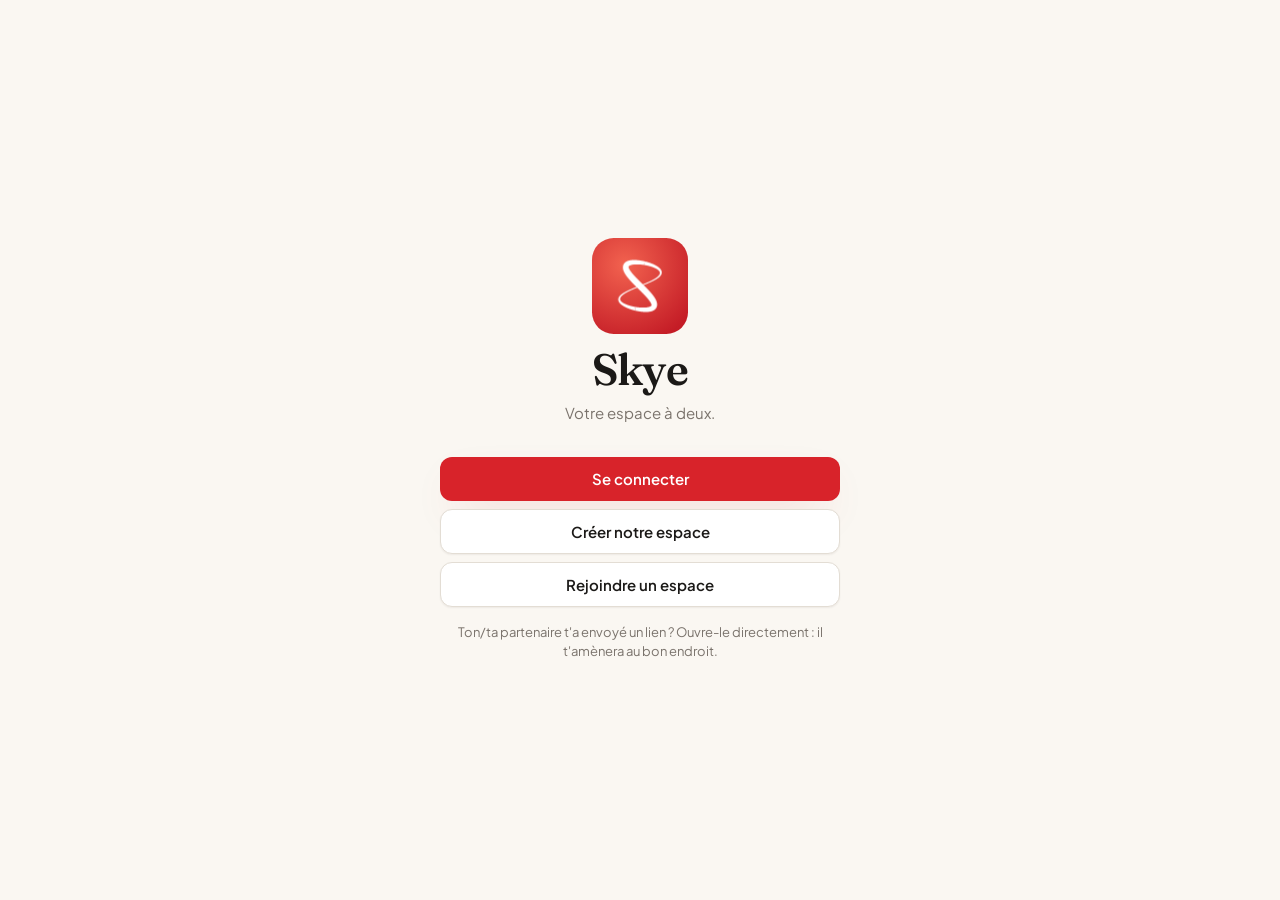
<file: index.html>
<!DOCTYPE html>
<html lang="fr">
<head>
<meta charset="UTF-8">
<meta name="viewport" content="width=device-width, initial-scale=1.0, viewport-fit=cover, maximum-scale=1">
<title>Skye</title>

<!-- La barre système suit le thème de l'appareil, comme le reste de l'interface. -->
<meta name="theme-color" content="#FAF7F2" media="(prefers-color-scheme: light)">
<meta name="theme-color" content="#141210" media="(prefers-color-scheme: dark)">
<meta name="apple-mobile-web-app-capable" content="yes">
<meta name="apple-mobile-web-app-status-bar-style" content="default">
<meta name="apple-mobile-web-app-title" content="Skye">
<link rel="manifest" href="manifest.json">
<link rel="apple-touch-icon" href="brand/png/skye-icon-180.png">
<link rel="icon" type="image/png" sizes="32x32" href="brand/png/skye-favicon-32.png">
<link rel="icon" type="image/png" sizes="16x16" href="brand/png/skye-favicon-16.png">

<link rel="preconnect" href="https://fonts.googleapis.com">
<link rel="preconnect" href="https://fonts.gstatic.com" crossorigin>
<!-- Fraunces pour le seul logotype « Skye », Plus Jakarta Sans pour tout le reste. -->
<link href="https://fonts.googleapis.com/css2?family=Fraunces:opsz,wght@9..144,600&family=Plus+Jakarta+Sans:wght@400;500;600;700&display=swap" rel="stylesheet">
<link rel="stylesheet" href="css/tokens.css">
<link rel="stylesheet" href="css/styles.css">
</head>
<body>

<!-- ══════════════════ Écran de démarrage / onboarding ══════════════════ -->
<section id="ecran-accueil" class="ecran ecran-plein">
  <div class="bienvenue">
    <!-- L'animation de lancement du kit de marque, posée telle quelle : elle
         embarque son propre CSS et respecte prefers-reduced-motion.
         En <object> et non en <img> : Chrome n'exécute pas les animations CSS
         d'un SVG chargé en image, et la marque resterait invisible — son fond
         démarre à opacity:0 et n'est révélé que par l'animation. Le PNG à
         l'intérieur sert de repli si l'objet ne se charge pas. -->
    <object class="bienvenue-logo" type="image/svg+xml"
            data="brand/skye-mark-animated.svg" aria-hidden="true">
      <img src="brand/png/skye-icon-192.png" alt="">
    </object>
    <h1 class="marque logotype">Skye</h1>
    <p class="baseline">Votre espace à deux.</p>

    <!-- Choix initial -->
    <div id="accueil-choix" class="bloc-accueil">
      <button class="btn btn-primaire" data-action="ouvrir-connexion">Se connecter</button>
      <button class="btn btn-secondaire" data-action="ouvrir-creation">Créer notre espace</button>
      <button class="btn btn-secondaire" data-action="ouvrir-code">Rejoindre un espace</button>
      <p class="aide">Ton/ta partenaire t'a envoyé un lien&nbsp;? Ouvre-le directement&nbsp;: il t'amènera au bon endroit.</p>
    </div>

    <!-- Connexion -->
    <form id="accueil-connexion" class="bloc-accueil masque">
      <label class="champ">
        <span>Email</span>
        <input type="email" name="email" autocomplete="username" inputmode="email"
               autocapitalize="none" autocorrect="off" spellcheck="false" required>
      </label>
      <label class="champ">
        <span>Mot de passe</span>
        <input type="password" name="motdepasse" autocomplete="current-password" required>
      </label>
      <button type="submit" class="btn btn-primaire">Se connecter</button>
      <button type="button" class="btn btn-lien" data-action="ouvrir-oubli">Mot de passe oublié&nbsp;?</button>
      <button type="button" class="btn btn-fantome" data-action="retour-accueil">Retour</button>
    </form>

    <!-- Mot de passe oublié -->
    <form id="accueil-oubli" class="bloc-accueil masque">
      <p class="aide">On t'envoie un lien pour choisir un nouveau mot de passe. Chacun reçoit le sien&nbsp;: pas besoin de connaître l'adresse de l'autre.</p>
      <label class="champ">
        <span>Ton email</span>
        <input type="email" name="email" autocomplete="username" inputmode="email"
               autocapitalize="none" autocorrect="off" spellcheck="false" required>
      </label>
      <button type="submit" class="btn btn-primaire">Envoyer le lien</button>
      <button type="button" class="btn btn-fantome" data-action="ouvrir-connexion">Retour</button>
    </form>

    <!-- Nouveau mot de passe, après clic sur le lien reçu par email -->
    <form id="accueil-nouveau-mdp" class="bloc-accueil masque">
      <p class="aide">Choisis ton nouveau mot de passe.</p>
      <label class="champ">
        <span>Nouveau mot de passe</span>
        <input type="password" name="motdepasse" autocomplete="new-password" minlength="6" required>
      </label>
      <button type="submit" class="btn btn-primaire">Enregistrer</button>
    </form>

    <!-- Rejoindre avec un code (indispensable dans l'app installée : pas de barre d'adresse) -->
    <form id="accueil-code" class="bloc-accueil masque" autocomplete="off">
      <label class="champ">
        <span>Code de l'espace</span>
        <input type="text" name="code" placeholder="ex : 37azm8f389uerckxyogmpk"
               autocapitalize="none" autocorrect="off" spellcheck="false" required>
      </label>
      <p class="aide">Le code se trouve dans l'app, sur l'autre téléphone&nbsp;: icône ⚙ en haut à droite. Tu peux aussi coller le lien d'invitation entier.</p>
      <button type="submit" class="btn btn-primaire">Continuer</button>
      <button type="button" class="btn btn-fantome" data-action="retour-accueil">Retour</button>
    </form>

    <!-- Création du compte + de l'espace, en une fois -->
    <form id="accueil-creation" class="bloc-accueil masque">
      <p class="bloc-titre">Ton compte</p>
      <label class="champ">
        <span>Ton pseudo</span>
        <input type="text" name="pseudo" placeholder="ex : Camille" required maxlength="20"
               autocomplete="nickname">
      </label>
      <div class="champs-compte">
        <label class="champ">
          <span>Ton email</span>
          <input type="email" name="email" autocomplete="username" inputmode="email"
                 autocapitalize="none" autocorrect="off" spellcheck="false" required>
        </label>
        <label class="champ">
          <span>Mot de passe</span>
          <input type="password" name="motdepasse" autocomplete="new-password" minlength="6" required>
        </label>
      </div>
      <label class="champ">
        <span>Ta date de naissance <em>(facultatif)</em></span>
        <input type="date" name="date_naissance">
      </label>

      <p class="bloc-titre">Votre espace</p>
      <label class="champ">
        <span>Nom de votre espace</span>
        <input type="text" name="nom" placeholder="Famille Dupont" required maxlength="40">
      </label>
      <label class="champ">
        <span>Date de mariage ou de PACS <em>(facultatif)</em></span>
        <input type="date" name="date_mariage">
      </label>

      <button type="submit" class="btn btn-primaire">Créer l'espace</button>
      <button type="button" class="btn btn-fantome" data-action="retour-accueil">Retour</button>
    </form>

    <!-- Rejoindre : identité puis création du compte -->
    <form id="accueil-rejoindre" class="bloc-accueil masque">
      <p class="rejoindre-titre">Rejoindre l'espace<br><strong id="rejoindre-nom"></strong></p>

      <!-- N'apparaît que s'il reste des membres créés avec la v1, sans compte. -->
      <div id="rejoindre-reprise" class="masque">
        <p class="aide">Qui es-tu&nbsp;?</p>
        <div id="rejoindre-membres" class="choix-membres"></div>
      </div>

      <p class="bloc-titre">Ton compte</p>
      <label class="champ">
        <span>Ton pseudo</span>
        <input type="text" name="pseudo" placeholder="ex : Alex" required maxlength="20"
               autocomplete="nickname">
      </label>
      <div class="champs-compte">
        <label class="champ">
          <span>Ton email</span>
          <input type="email" name="email" autocomplete="username" inputmode="email"
                 autocapitalize="none" autocorrect="off" spellcheck="false" required>
        </label>
        <label class="champ">
          <span>Mot de passe</span>
          <input type="password" name="motdepasse" autocomplete="new-password" minlength="6" required>
        </label>
      </div>
      <label class="champ">
        <span>Ta date de naissance <em>(facultatif)</em></span>
        <input type="date" name="date_naissance">
      </label>

      <button type="submit" class="btn btn-primaire">Rejoindre l'espace</button>
      <button type="button" class="btn btn-fantome" data-action="retour-accueil">Retour</button>
    </form>

    <!-- Compte créé, mais pas encore rattaché à un espace -->
    <div id="accueil-sans-espace" class="bloc-accueil masque">
      <p class="aide">Te voilà connecté·e, mais ton compte n'est rattaché à aucun espace.</p>
      <button class="btn btn-primaire" data-action="ouvrir-creation">Créer notre espace</button>
      <button class="btn btn-secondaire" data-action="ouvrir-code">Rejoindre un espace</button>
      <button type="button" class="btn btn-fantome" data-action="deconnexion">Se déconnecter</button>
    </div>
  </div>
</section>

<!-- ══════════════════ Application ══════════════════ -->
<div id="app" class="masque">

  <header class="topbar">
    <div class="brand">
      <!-- Sous 48 px, la charte impose la variante favicon : son délié est
           épaissi pour survivre à la réduction. -->
      <img src="brand/skye-icone-favicon.svg" alt="">
      <span class="logotype">Skye</span>
      <button class="btn-reglages" data-action="ouvrir-reglages" aria-label="Réglages">⚙</button>
    </div>
    <!-- Masquée sur l'accueil : la flèche n'a alors nulle part où revenir. -->
    <div class="ligne-titre masque" id="ligne-titre">
      <button class="btn-retour" data-action="retour-modules" aria-label="Retour à l'accueil">←</button>
      <div class="titre" id="titre-module"></div>
    </div>
  </header>

  <!-- ─────────── Accueil ─────────── -->
  <main id="vue-accueil" class="vue">
    <div class="contenu-accueil">
      <div id="bandeau-moment"></div>
      <div id="grille-modules" class="grille-modules"></div>
    </div>
  </main>

  <!-- ─────────── Module « To do » ─────────── -->
  <main id="vue-taches" class="vue masque">
    <div class="segmented" role="tablist">
      <button class="on" data-onglet-taches="actives" role="tab">À faire / En cours</button>
      <button data-onglet-taches="historique" role="tab">Historique</button>
    </div>

    <div class="filtres groupement">
      <span class="filtres-libelle">Regrouper par</span>
      <button class="puce on" data-groupement="personne">Personne</button>
      <button class="puce" data-groupement="categorie">Catégorie</button>
      <button class="puce" data-groupement="priorite">Priorité</button>
    </div>

    <div id="filtres-historique" class="filtres masque">
      <button class="puce on" data-filtre-histo="tout">Tout</button>
      <button class="puce" data-filtre-histo="fait">Fait</button>
      <button class="puce" data-filtre-histo="sans_objet">Devenu sans objet</button>
    </div>

    <div id="colonnes-taches" class="colonnes"></div>
    <button class="fab" data-action="nouvelle-tache" aria-label="Nouvelle tâche">+</button>
  </main>

  <!-- ─────────── Module « Courses » ─────────── -->
  <main id="vue-courses" class="vue masque">
    <div id="onglets-listes" class="filtres listes-onglets"></div>
    <!-- Grille des quatre magasins, page d'un magasin ou liste ponctuelle :
         `data-vue` dit lequel des trois, et la feuille de style suit. -->
    <div id="contenu-courses" class="contenu-courses" data-vue="grille"></div>
  </main>

  <!-- ─────────── Module « Tricount » ─────────── -->
  <main id="vue-tricount" class="vue masque">
    <div id="contenu-tricount" class="contenu-tricount"></div>
    <button class="fab" data-action="nouvelle-depense" aria-label="Nouvelle dépense">+</button>
  </main>

  <!-- ─────────── Module « Anniversaires » ─────────── -->
  <main id="vue-anniversaires" class="vue masque">
    <div id="onglets-anniversaires" class="filtres"></div>
    <div id="contenu-anniversaires" class="contenu-anniversaires"></div>
    <button class="fab" data-action="nouvel-anniversaire" aria-label="Nouvel anniversaire">+</button>
  </main>

  <!-- ─────────── Module « Guide des tailles » ─────────── -->
  <main id="vue-tailles" class="vue masque">
    <!-- Un onglet par personne, construit au rendu : les pseudos viennent de
         la base. Le « + » n'apparaît que sur son propre onglet. -->
    <div id="onglets-tailles" class="segmented" role="tablist"></div>
    <div id="contenu-tailles" class="contenu-anniversaires"></div>
    <button class="fab" data-action="nouvelle-taille" aria-label="Nouvelle taille">+</button>
  </main>

  <!-- ─────────── Module « Home team » ─────────── -->
  <main id="vue-personnel" class="vue masque">
    <!-- Masqués sur la liste des personnes : les onglets appartiennent à la
         page d'une personne, pas au module. -->
    <div id="onglets-personnel" class="filtres masque"></div>
    <!-- `data-vue` dit lequel des trois écrans est à l'affiche : la liste des
         personnes, le calendrier d'une semaine, ou la synthèse des mois. -->
    <div id="contenu-personnel" class="contenu-personnel" data-vue="liste"></div>
  </main>

</div>

<!-- ══════════════════ Feuille modale ══════════════════ -->
<div id="voile" class="voile masque">
  <div id="feuille" class="feuille" role="dialog" aria-modal="true"></div>
</div>

<div id="toast" class="toast"></div>

<script type="module" src="js/app.js"></script>
</body>
</html>
</file>
<file: css/tokens.css>
:root {
  /* Marque */
  --skye-red: #D8232A;
  --skye-red-deep: #C41C26;
  --skye-coral: #F2624F;
  --skye-red-soft: #FBE7E4;
  --skye-halo: radial-gradient(circle at 34% 28%, #F2624F 0%, #C41C26 100%);

  /* Neutres */
  --ink: #1B1917;
  --ink-2: #4A443E;
  --ink-3: #7A736C;
  --ink-4: #A79E95;
  --line: #E3DDD4;
  --line-2: #EFEAE2;
  --surface: #FFFFFF;
  --surface-2: #FAF7F2;
  --surface-3: #F3EEE6;

  /* Sémantiques */
  --success: #3F8F5B;
  --success-soft: #E7F2EA;
  --warning: #B87A12;
  --warning-soft: #FBF0DC;
  --danger: #B3261E;
  --danger-soft: #FBE7E4;
  --info: #3B6FA8;
  --info-soft: #E6EEF7;

  /* Typographie */
  --font-display: 'Fraunces', Georgia, 'Times New Roman', serif;
  --font-ui: 'Plus Jakarta Sans', ui-sans-serif, system-ui, sans-serif;
  --text-display: 600 44px/1.05 var(--font-display);
  --tracking-display: -0.02em;
  --text-h1: 700 28px/1.2 var(--font-ui);
  --tracking-h1: -0.02em;
  --text-h2: 700 22px/1.25 var(--font-ui);
  --tracking-h2: -0.015em;
  --text-h3: 600 18px/1.3 var(--font-ui);
  --tracking-h3: -0.01em;
  --text-body-lg: 400 16px/1.6 var(--font-ui);
  --tracking-body-lg: 0;
  --text-body: 400 15px/1.6 var(--font-ui);
  --tracking-body: 0;
  --text-sm: 400 13px/1.5 var(--font-ui);
  --tracking-sm: 0;
  --text-caption: 400 12px/1.45 var(--font-ui);
  --tracking-caption: 0.005em;
  --text-overline: 700 11px/1.2 var(--font-ui);
  --tracking-overline: 0.09em;

  /* Espacement — base 4 */
  --space-1: 4px;
  --space-2: 8px;
  --space-3: 12px;
  --space-4: 16px;
  --space-5: 20px;
  --space-6: 24px;
  --space-8: 32px;
  --space-10: 40px;
  --space-14: 56px;
  --space-18: 72px;
  --space-24: 96px;

  /* Rayons */
  --radius-sm: 8px;
  --radius-md: 12px;
  --radius-lg: 16px;
  --radius-xl: 24px;
  --radius-pill: 999px;
  --radius-icon: 22.6%;

  /* Ombres */
  --shadow-sm: 0 1px 2px rgba(27,25,23,.06);
  --shadow-md: 0 4px 14px -4px rgba(27,25,23,.10);
  --shadow-lg: 0 18px 44px -18px rgba(196,28,38,.42);

  /* Mouvement */
  --dur-fast: 120ms;
  --dur: 200ms;
  --dur-slow: 320ms;
  --ease: cubic-bezier(.22,.61,.36,1);
  --ease-draw: cubic-bezier(.55,.06,.30,1);
}

@media (prefers-color-scheme: dark) {
  :root {
    --ink: #F2EEE8;
    --ink-2: #C7C0B7;
    --ink-3: #9C948B;
    --ink-4: #6E6862;
    --line: #332F2B;
    --line-2: #282420;
    --surface: #1E1B18;
    --surface-2: #141210;
    --surface-3: #2A2622;
    --skye-red: #E8342C;
    --skye-red-deep: #D8232A;
    --skye-coral: #F58063;
    --skye-red-soft: #3A1E1E;
    --shadow-lg: 0 18px 44px -18px rgba(232,52,44,.34);
  }
}
</file>
<file: css/styles.css>
/* ══════════════════════════════════════════════════════════════════════════
   Skye — feuille de style de l'application

   Tout vient de `css/tokens.css`, chargé avant celle-ci. Aucune couleur,
   taille, rayon ou durée n'est écrite en dur ici : les seules valeurs brutes
   admises sont des géométries d'interface (hauteurs de barres, largeurs de
   colonnes) qui ne relèvent pas de la charte, et elles sont déclarées en
   variables ci-dessous.

   Le thème sombre n'a pas de sélecteurs propres : il découle entièrement des
   variables redéfinies par `tokens.css` sous `prefers-color-scheme`. Toute
   règle écrite ici doit donc marcher dans les deux thèmes sans être dupliquée.
   ══════════════════════════════════════════════════════════════════════════ */

:root{
  /* Géométrie propre à l'app, hors charte de marque. */
  --h-controle:44px;          /* hauteur de bouton fixée par la charte */
  --largeur-colonne:290px;
  --safe-bas:env(safe-area-inset-bottom, 0px);
  --safe-haut:env(safe-area-inset-top, 0px);

  /* Palette des catégories de tâches. La charte impose « fond tendre, texte
     saturé, jamais de fond saturé pour une étiquette » : chaque catégorie a
     donc un couple, et non une couleur unique. Les teintes sont espacées en
     nuance pour rester distinguables, et désaturées pour ne jamais concurrencer
     le rouge de marque, qui reste la seule couleur d'action.

     Chaque couple tient au moins 4,6:1, mesuré. L'étiquette fait 11 px : elle
     ne relève pas du seuil assoupli réservé au grand texte, et six teintes
     choisies à l'œil échouaient effectivement au premier jet. Toute retouche
     de ces valeurs doit être revérifiée, pas estimée. */
  --cat-admin:#5A6675;        --cat-admin-soft:#EAEDF1;
  --cat-maison:#35784C;       --cat-maison-soft:#E7F2EA;
  --cat-famille:#3A6DA4;      --cat-famille-soft:#E6EEF7;
  --cat-amis:#9D5733;         --cat-amis-soft:#F7EAE2;
  --cat-cadeaux:#865891;      --cat-cadeaux-soft:#F1E9F4;
  --cat-vacances:#287573;     --cat-vacances-soft:#E1F0EF;
  --cat-sport:#866714;        --cat-sport-soft:#F5EEDC;
  --cat-loisirs:#685DA7;      --cat-loisirs-soft:#EBE9F6;
  --cat-sante:#B3261E;        --cat-sante-soft:#FBE7E4;

  /* Priorités. La haute emprunte au danger plutôt qu'au rouge de marque :
     c'est une information, pas une action. */
  --prio-haute:#B3261E;
  --prio-moyenne:#B87A12;
  --prio-basse:#7A736C;

  /* Texte posé sur le rouge de marque. Constant dans les deux thèmes : le
     rouge, lui, ne s'inverse pas, donc son premier plan non plus. */
  --sur-marque:#FFFFFF;

  /* Voile de la feuille modale. Il ne peut pas dériver de `--ink`, qui
     s'éclaircit en thème sombre : un voile doit assombrir dans les deux cas. */
  --voile:rgba(27,25,23,.5);
}

@media (prefers-color-scheme: dark){
  :root{
    /* En sombre, les fonds tendres deviennent des teintes profondes et les
       textes s'éclaircissent : c'est le rapport qui est conservé, pas la
       couleur. Sans ça, un fond clair sur une carte sombre brûle l'écran. */
    --cat-admin:#A8B6C6;        --cat-admin-soft:#242A31;
    --cat-maison:#7FC195;       --cat-maison-soft:#1D2A22;
    --cat-famille:#8FB6E0;      --cat-famille-soft:#1C2530;
    --cat-amis:#DFA07A;         --cat-amis-soft:#2E231C;
    --cat-cadeaux:#C7A0D0;      --cat-cadeaux-soft:#2A1F2D;
    --cat-vacances:#7CC5C2;     --cat-vacances-soft:#182A29;
    --cat-sport:#D6B45E;        --cat-sport-soft:#2B2517;
    --cat-loisirs:#A79EDC;      --cat-loisirs-soft:#232030;
    --cat-sante:#E88A82;        --cat-sante-soft:#331E1E;

    --prio-haute:#E88A82;
    --prio-moyenne:#D6B45E;
    --prio-basse:#9C948B;

    /* Sur fond déjà sombre, le voile doit mordre davantage pour que la feuille
       se détache du reste. */
    --voile:rgba(0,0,0,.62);
  }
}

*{box-sizing:border-box;-webkit-tap-highlight-color:transparent;}

html,body{height:100%;}

body{
  margin:0;
  font:var(--text-body);
  letter-spacing:var(--tracking-body);
  color:var(--ink);
  background:var(--surface-2);
  overscroll-behavior-y:none;
  -webkit-font-smoothing:antialiased;
}

button{font-family:var(--font-ui);color:inherit;cursor:pointer;}
/* 16px minimum sur les champs : en dessous, iOS zoome à la mise au point. */
input,select,textarea{font-family:var(--font-ui);font-size:16px;color:inherit;}

.masque{display:none !important;}

/* Le logotype, et lui seul, est en Fraunces. */
.logotype{
  font-family:var(--font-display);font-weight:600;
  letter-spacing:var(--tracking-display);
}

/* ══════════════════ Boutons ══════════════════ */
/* Hauteur 44, rayon moyen, graisse 600. Un seul bouton rouge par écran :
   c'est `.btn-primaire`, tout le reste s'efface devant lui. */

.btn{
  display:flex;align-items:center;justify-content:center;gap:var(--space-2);
  width:100%;min-height:var(--h-controle);
  border:none;border-radius:var(--radius-md);
  padding:var(--space-3) var(--space-4);
  font-family:var(--font-ui);font-size:15px;font-weight:600;
  transition:transform var(--dur-fast) var(--ease), opacity var(--dur-fast) var(--ease);
}
.btn:active{transform:scale(.98);}
.btn[disabled]{opacity:.5;pointer-events:none;}

.btn-primaire{background:var(--skye-red);color:var(--sur-marque);box-shadow:var(--shadow-lg);}
.btn-secondaire{
  background:var(--surface);color:var(--ink);
  box-shadow:var(--shadow-sm);border:1px solid var(--line);
}
.btn-fantome{background:transparent;color:var(--ink-3);box-shadow:none;}
/* Destructif : jamais le rouge de marque, et jamais la couleur seule — la
   charte impose l'icône en plus du libellé. */
.btn-destructif{background:transparent;color:var(--danger);box-shadow:none;}
.btn-destructif::before{content:"⚠";font-size:14px;}

.btn-lien{
  background:transparent;color:var(--ink-3);box-shadow:none;min-height:0;
  font-size:13px;font-weight:600;text-decoration:underline;padding:var(--space-2);
}

/* ══════════════════ Champs ══════════════════ */
/* Fond creux au repos, surface pleine et anneau rouge au focus. */

.champ{display:block;margin-bottom:var(--space-4);text-align:left;}
.champ > span{
  display:block;font:var(--text-caption);font-weight:600;color:var(--ink-3);
  letter-spacing:var(--tracking-caption);
  margin:0 0 var(--space-2) var(--space-1);
}
.champ em{font-style:normal;color:var(--ink-4);}
.champ input,.champ select,.champ textarea{
  width:100%;min-height:var(--h-controle);
  border:1px solid var(--line);border-radius:var(--radius-md);
  padding:var(--space-3) var(--space-4);
  background:var(--surface-3);outline:none;
  transition:background var(--dur-fast) var(--ease), box-shadow var(--dur-fast) var(--ease);
}
.champ input:focus,.champ select:focus,.champ textarea:focus{
  background:var(--surface);
  border-color:var(--skye-red);
  box-shadow:0 0 0 3px var(--skye-red-soft);
}
.champ textarea{resize:vertical;min-height:var(--space-18);line-height:1.5;}
.champ-duo{display:flex;gap:var(--space-3);}
.champ-duo > .champ{flex:1;}

/* ══════════════════ Étiquettes ══════════════════ */
/* Fond tendre, texte saturé. Jamais de fond saturé. */

.etiquette{
  display:inline-block;font:var(--text-overline);
  letter-spacing:var(--tracking-overline);text-transform:uppercase;
  padding:var(--space-1) var(--space-2);border-radius:var(--radius-sm);
  margin-bottom:var(--space-2);
}
.cat-admin{background:var(--cat-admin-soft);color:var(--cat-admin);}
.cat-maison{background:var(--cat-maison-soft);color:var(--cat-maison);}
.cat-famille{background:var(--cat-famille-soft);color:var(--cat-famille);}
.cat-amis{background:var(--cat-amis-soft);color:var(--cat-amis);}
.cat-cadeaux{background:var(--cat-cadeaux-soft);color:var(--cat-cadeaux);}
.cat-vacances{background:var(--cat-vacances-soft);color:var(--cat-vacances);}
.cat-sport{background:var(--cat-sport-soft);color:var(--cat-sport);}
.cat-loisirs{background:var(--cat-loisirs-soft);color:var(--cat-loisirs);}
.cat-sante{background:var(--cat-sante-soft);color:var(--cat-sante);}

.badge-statut{
  font:var(--text-overline);letter-spacing:var(--tracking-overline);
  text-transform:uppercase;padding:var(--space-1) var(--space-2);
  border-radius:var(--radius-sm);
  background:var(--skye-red-soft);color:var(--skye-red-deep);
}
.badge-neutre{background:var(--surface-3);color:var(--ink-3);}

/* ══════════════════ Onboarding ══════════════════ */

.ecran-plein{
  min-height:100dvh;display:flex;align-items:center;justify-content:center;
  padding:calc(var(--space-6) + var(--safe-haut)) var(--space-6)
          calc(var(--space-6) + var(--safe-bas));
}
.bienvenue{width:100%;max-width:400px;text-align:center;}
/* L'animation de lancement, posée telle quelle. Elle porte son propre CSS.
   `pointer-events:none` parce qu'un <object> est un document imbriqué : sans
   ça, il intercepterait les gestes destinés à l'écran qui l'entoure. */
.bienvenue-logo{
  width:var(--space-24);height:var(--space-24);
  display:block;margin:0 auto var(--space-3);
  pointer-events:none;
}
.bienvenue-logo img{width:100%;height:100%;}
.marque{
  font:var(--text-display);letter-spacing:var(--tracking-display);
  margin:0;color:var(--ink);
}
.baseline{
  font:var(--text-body);color:var(--ink-3);
  margin:var(--space-2) 0 var(--space-8);
}

.bloc-accueil > .btn{margin-bottom:var(--space-2);}
.aide{
  font:var(--text-sm);color:var(--ink-3);
  margin:var(--space-4) var(--space-2) 0;
}
.rejoindre-titre{font:var(--text-body);color:var(--ink-3);margin:0 0 var(--space-1);}
.rejoindre-titre strong{
  display:block;font:var(--text-h2);letter-spacing:var(--tracking-h2);
  color:var(--ink);margin-top:var(--space-1);
}

.choix-membres{display:flex;flex-direction:column;gap:var(--space-2);margin:var(--space-4) 0 var(--space-2);}
.choix-membres .btn.on{
  background:var(--skye-red-soft);color:var(--skye-red-deep);
  border-color:var(--skye-red);
}

/* Intertitre séparant « ton compte » de « votre espace » dans les formulaires
   d'inscription, qui sont les plus longs de l'app. */
.bloc-titre{
  font:var(--text-h3);letter-spacing:var(--tracking-h3);
  color:var(--ink);text-align:left;
  margin:var(--space-6) var(--space-1) var(--space-3);
  padding-top:var(--space-4);border-top:1px solid var(--line);
}
.bloc-accueil > .bloc-titre:first-child{margin-top:var(--space-2);padding-top:0;border-top:none;}

/* ══════════════════ Structure de l'app ══════════════════ */

#app{display:flex;flex-direction:column;height:100dvh;}

.topbar{
  padding:calc(var(--space-3) + var(--safe-haut)) var(--space-5) var(--space-2);
  text-align:center;flex-shrink:0;
}
.brand{
  position:relative;display:flex;align-items:center;justify-content:center;gap:var(--space-2);
}
.brand .logotype{font-size:17px;color:var(--ink);}
.brand img{width:20px;height:20px;object-fit:contain;}
/* C'est le seul chemin vers le lien d'invitation : il doit se voir. */
.btn-reglages{
  position:absolute;right:calc(var(--space-2) * -1);top:50%;transform:translateY(-50%);
  border:1px solid var(--line);background:var(--surface);color:var(--ink-2);
  font-size:15px;line-height:1;width:var(--space-8);height:var(--space-8);
  border-radius:var(--radius-pill);
  display:flex;align-items:center;justify-content:center;
  box-shadow:var(--shadow-sm);
}
.btn-reglages:active{transform:translateY(-50%) scale(.94);}

/* La flèche est posée dans le flux, à gauche du titre, et non en absolu : le
   titre reste ainsi centré sur la place qui lui reste, sans risque de passer
   sous la flèche quand il est long. */
.ligne-titre{
  display:flex;align-items:center;gap:var(--space-2);margin-top:var(--space-1);
}
.btn-retour{
  border:none;background:transparent;color:var(--ink-2);
  font-size:22px;line-height:1;flex-shrink:0;
  width:var(--space-8);height:var(--space-8);
  display:flex;align-items:center;justify-content:center;
  border-radius:var(--radius-pill);
  transition:transform var(--dur-fast) var(--ease);
}
.btn-retour:active{transform:scale(.9);}
.topbar .titre{
  flex:1;min-width:0;
  font:var(--text-h1);letter-spacing:var(--tracking-h1);color:var(--ink);
  /* Compense la largeur de la flèche pour que le titre reste optiquement
     centré dans l'en-tête. */
  margin-right:var(--space-8);
}

/* position:relative sert d'ancrage au bouton flottant « + ». */
.vue{flex:1;display:flex;flex-direction:column;min-height:0;position:relative;}

.segmented{
  display:flex;margin:var(--space-2) var(--space-4) var(--space-1);
  background:var(--surface-3);border-radius:var(--radius-md);
  padding:var(--space-1);flex-shrink:0;
}
.segmented button{
  flex:1;border:none;background:transparent;
  padding:var(--space-2) 0;border-radius:var(--radius-sm);
  font:var(--text-sm);font-weight:600;color:var(--ink-3);
  transition:background var(--dur) var(--ease), color var(--dur) var(--ease);
}
.segmented button.on{background:var(--surface);color:var(--ink);box-shadow:var(--shadow-sm);}

.filtres{
  display:flex;gap:var(--space-2);align-items:center;
  padding:var(--space-2) var(--space-4) var(--space-1);
  overflow-x:auto;flex-shrink:0;scrollbar-width:none;
}
.filtres::-webkit-scrollbar{display:none;}
.puce{
  border:1px solid var(--line);background:var(--surface);color:var(--ink-3);
  font:var(--text-sm);font-weight:600;
  padding:var(--space-2) var(--space-3);border-radius:var(--radius-pill);
  white-space:nowrap;flex-shrink:0;
  transition:background var(--dur) var(--ease), color var(--dur) var(--ease);
}
.puce.on{background:var(--ink);color:var(--surface);border-color:var(--ink);}
.puce.puce-ajout{color:var(--ink-3);border-style:dashed;background:transparent;}

/* Le sélecteur de regroupement précède le filtre d'historique : deux rangées
   de puces peuvent se suivre, celle-ci est allégée pour tenir la hiérarchie. */
.groupement{padding-bottom:0;}
.filtres-libelle{
  font:var(--text-caption);font-weight:600;color:var(--ink-4);
  white-space:nowrap;flex-shrink:0;
}

/* ══════════════════ Module « On s'en occupe » ══════════════════ */

.colonnes{
  display:flex;gap:var(--space-3);overflow-x:auto;
  padding:var(--space-3) var(--space-4) var(--space-4);flex:1;
  scroll-snap-type:x mandatory;-webkit-overflow-scrolling:touch;
}
.colonne{
  min-width:min(76vw,var(--largeur-colonne));width:min(76vw,var(--largeur-colonne));
  flex-shrink:0;background:var(--surface-3);border-radius:var(--radius-lg);
  padding:var(--space-3);scroll-snap-align:start;
  display:flex;flex-direction:column;max-height:100%;overflow-y:auto;
}
.colonne h3{
  font:var(--text-overline);letter-spacing:var(--tracking-overline);
  text-transform:uppercase;color:var(--ink-2);
  margin:var(--space-1) var(--space-1) var(--space-3);
  display:flex;align-items:center;gap:var(--space-2);
}
.colonne h3 .compteur{
  background:var(--surface);color:var(--ink-3);border-radius:var(--radius-pill);
  padding:0 var(--space-2);font-weight:600;
}
.colonne-vide{
  font:var(--text-sm);color:var(--ink-4);text-align:center;padding:var(--space-5) var(--space-2);
}

.carte{
  background:var(--surface);border:1px solid var(--line-2);border-radius:var(--radius-md);
  padding:var(--space-3);margin-bottom:var(--space-2);
  box-shadow:var(--shadow-sm);width:100%;text-align:left;display:block;
  transition:transform var(--dur-fast) var(--ease);
}
.carte:active{transform:scale(.99);}
.carte.est-retard{border-color:var(--danger);}
.carte.est-close .titre{text-decoration:line-through;color:var(--ink-4);}
.carte.est-sans-objet{opacity:.65;}

.carte .titre{
  font:var(--text-body);font-weight:600;line-height:1.35;margin-bottom:var(--space-1);
}
.carte .meta{
  display:flex;align-items:center;gap:var(--space-2);flex-wrap:wrap;
  font:var(--text-caption);color:var(--ink-3);
}
.carte .meta .retard{color:var(--danger);font-weight:600;}
.point{width:var(--space-2);height:var(--space-2);border-radius:var(--radius-pill);display:inline-block;flex-shrink:0;}
.point.haute{background:var(--prio-haute);}
.point.moyenne{background:var(--prio-moyenne);}
.point.basse{background:var(--prio-basse);}

.fab{
  position:absolute;right:var(--space-5);
  bottom:calc(var(--safe-bas) + var(--space-5));
  width:var(--space-14);height:var(--space-14);border-radius:var(--radius-pill);
  border:none;background:var(--skye-red);color:var(--sur-marque);
  font-size:28px;font-weight:400;line-height:1;
  box-shadow:var(--shadow-lg);z-index:20;
  transition:transform var(--dur-fast) var(--ease);
}
.fab:active{transform:scale(.94);}

/* ══════════════════ Module « Courses » ══════════════════ */

.contenu-courses{
  flex:1;overflow-y:auto;padding:var(--space-1) var(--space-4) var(--space-3);
  -webkit-overflow-scrolling:touch;
}
.listes-onglets{padding-top:var(--space-3);}

/* ── La grille des quatre magasins ──────────────────────────────────────────
   Une vue d'ensemble : elle tient dans l'écran et ne défile pas. Ce qui
   dépasse d'un encadré est coupé — le compte en tête dit le total, et c'est
   en ouvrant la carte qu'on lit toute la liste. */
.contenu-courses[data-vue="grille"]{
  display:grid;grid-template-columns:1fr 1fr;grid-template-rows:1fr 1fr;
  gap:var(--space-3);overflow:hidden;padding-top:var(--space-3);
}
.carte-magasin{
  display:flex;flex-direction:column;min-width:0;min-height:0;overflow:hidden;
  background:var(--surface);border:1px solid var(--line-2);
  border-radius:var(--radius-md);box-shadow:var(--shadow-sm);padding:var(--space-3);
  transition:transform var(--dur-fast) var(--ease);
}
.carte-magasin:active{transform:scale(.985);}
.carte-tete{display:flex;align-items:baseline;gap:var(--space-2);margin-bottom:var(--space-2);}
.carte-titre{
  flex:1;min-width:0;border:none;background:transparent;padding:0;text-align:left;
  font:var(--text-overline);letter-spacing:var(--tracking-overline);
  text-transform:uppercase;color:var(--ink-3);
  white-space:nowrap;overflow:hidden;text-overflow:ellipsis;
}
.carte-compte{font:var(--text-caption);font-weight:700;color:var(--ink-4);flex-shrink:0;}

.apercu{list-style:none;margin:0;padding:0;flex:1;min-height:0;overflow:hidden;position:relative;}
.apercu li{
  font:var(--text-sm);color:var(--ink);padding:2px 0;
  white-space:nowrap;overflow:hidden;text-overflow:ellipsis;
}
.apercu li.apercu-vide{color:var(--ink-4);}
/* Le dégradé est la seule chose qui dise « ça continue dessous » : il
   n'apparaît qu'une fois le débordement mesuré, jamais à tort. */
.apercu.tronque::after{
  content:"";position:absolute;left:0;right:0;bottom:0;height:var(--space-6);
  background:linear-gradient(to bottom,transparent,var(--surface));pointer-events:none;
}

.carte-ajout{margin-top:var(--space-2);flex-shrink:0;}
.btn-ajout{
  width:100%;border:1px dashed var(--line);background:transparent;color:var(--ink-3);
  border-radius:var(--radius-sm);padding:var(--space-2);font:var(--text-sm);
}
.btn-ajout:active{background:var(--surface-3);}

/* ── Les lignes éditables ───────────────────────────────────────────────────
   Page d'un magasin ou liste ponctuelle : une ligne est un champ, pas un
   libellé. On y écrit et on l'efface, rien d'autre. */
.lignes{
  background:var(--surface);border:1px solid var(--line-2);border-radius:var(--radius-md);
  box-shadow:var(--shadow-sm);padding:0 var(--space-4);margin-top:var(--space-3);
}
.rangee{display:flex;align-items:center;border-bottom:1px solid var(--line-2);}
.rangee:last-child{border-bottom:none;}
.ligne-produit{
  flex:1;min-width:0;border:none;outline:none;background:transparent;
  font:var(--text-body);color:var(--ink);padding:var(--space-3) 0;
}
.ligne-produit::placeholder{color:var(--ink-4);}
.btn-effacer{
  flex-shrink:0;border:none;background:transparent;color:var(--ink-4);
  font-size:20px;line-height:1;padding:var(--space-2) 0 var(--space-2) var(--space-3);
}
.rangee:focus-within .btn-effacer{color:var(--ink-3);}
/* La place reste prise pour que le champ ne s'élargisse pas dès qu'on écrit. */
.rangee.vierge .btn-effacer,.rangee.vierge .btn-photo{visibility:hidden;}
/* Pâle tant qu'aucune photo ne correspond (toucher = en prendre une), vif
   dès qu'une photo correspond (toucher = la voir). */
/* Une large marge le sépare de la croix : viser la photo ne doit jamais
   effacer la ligne. */
.btn-photo{
  flex-shrink:0;border:none;background:transparent;font-size:17px;line-height:1;
  padding:var(--space-2) var(--space-2) var(--space-2) var(--space-3);margin-right:var(--space-5);
  opacity:.3;filter:grayscale(1);
}
.btn-photo.a-photo{opacity:1;filter:none;}
.photo-produit{
  display:block;width:100%;max-height:60vh;min-height:120px;object-fit:contain;
  border-radius:var(--radius-md);background:var(--line-2);
}
.photo-legende{font:var(--text-caption);color:var(--ink-3);margin:var(--space-2) 0;}
.photo-bloc{margin-bottom:var(--space-4);}
.photo-actions{display:flex;gap:var(--space-2);}
/* Le champ d'ajout d'un encadré, lui, se voit : il occupe la place du bouton
   qu'il remplace et doit dire où le doigt a atterri. */
.ligne-produit.ajout{
  width:100%;padding:var(--space-2);font:var(--text-sm);
  border:1px solid var(--skye-red);border-radius:var(--radius-sm);background:var(--surface);
}

/* ── Historique des listes clôturées ──────────────────────────────────────── */
.histo-titre{
  font:var(--text-overline);letter-spacing:var(--tracking-overline);
  text-transform:uppercase;color:var(--ink-3);
  margin:var(--space-4) 0 var(--space-2) var(--space-1);
}
.ligne-histo{
  display:flex;align-items:center;gap:var(--space-3);
  background:var(--surface);border:1px solid var(--line-2);border-radius:var(--radius-md);
  padding:var(--space-3);margin-bottom:var(--space-2);box-shadow:var(--shadow-sm);
}
.ligne-histo .nom{font:var(--text-body);font-weight:500;flex:1;min-width:0;}
.ligne-histo .sous-ligne{display:block;font:var(--text-caption);color:var(--ink-4);margin-top:2px;}
.ligne-histo .ranger{
  border:none;background:transparent;color:var(--ink-4);font-size:15px;
  padding:0 0 0 var(--space-2);line-height:1;flex-shrink:0;
}

/* État vide, commun aux modules. */
.liste-vide,.tricount-vide,.anniv-vide{
  text-align:center;color:var(--ink-3);padding:var(--space-10) var(--space-5);
  font:var(--text-sm);
}
.liste-vide strong,
.tricount-vide > p:first-child,
.anniv-vide > p:first-child{
  display:block;font:var(--text-h3);letter-spacing:var(--tracking-h3);
  color:var(--ink);margin-bottom:var(--space-2);
}

.bandeau{
  display:flex;align-items:center;gap:var(--space-3);
  background:var(--surface-3);border-radius:var(--radius-md);
  padding:var(--space-3) var(--space-4);margin:var(--space-3) 0 var(--space-1);
  font:var(--text-sm);color:var(--ink-3);
}
.bandeau .btn-lien{
  color:var(--skye-red);font-weight:600;text-decoration:none;
  padding:0;margin-left:auto;white-space:nowrap;
}

/* ══════════════════ Module « Home team » ══════════════════ */

.contenu-personnel{
  flex:1;overflow-y:auto;padding:var(--space-3) var(--space-4) var(--space-8);
  -webkit-overflow-scrolling:touch;
}

/* Le ⋯ des réglages d'une personne, poussé à droite des deux onglets. */
.puce-menu{margin-left:auto;font-size:15px;line-height:1;}

/* ── La liste des personnes ── */
.carte-personne{
  display:flex;flex-direction:column;gap:2px;width:100%;text-align:left;
  background:var(--surface);border:1px solid var(--line-2);border-radius:var(--radius-md);
  padding:var(--space-4);margin-bottom:var(--space-2);box-shadow:var(--shadow-sm);
}
.carte-personne .nom{font:var(--text-h3);letter-spacing:var(--tracking-h3);color:var(--ink);}
.carte-personne .sous-ligne{font:var(--text-sm);color:var(--ink-3);}

/* ── La semaine ── */
.barre-semaine{
  display:flex;align-items:center;gap:var(--space-2);margin-bottom:var(--space-3);
}
.barre-semaine .fleche{
  width:var(--space-8);height:var(--space-8);flex-shrink:0;
  border:1px solid var(--line);background:var(--surface);border-radius:var(--radius-pill);
  color:var(--ink-2);font-size:18px;line-height:1;
}
.barre-semaine .fleche:active{background:var(--surface-3);}
.barre-semaine .libelle-semaine{
  flex:1;min-width:0;border:none;background:transparent;padding:0;
  font:var(--text-body);font-weight:600;color:var(--ink);text-align:center;
}

.jours{
  background:var(--surface);border:1px solid var(--line-2);border-radius:var(--radius-md);
  box-shadow:var(--shadow-sm);padding:0 var(--space-4);
}
.jour{
  display:flex;align-items:center;gap:var(--space-2);
  border-bottom:1px solid var(--line-2);padding:var(--space-2) 0;
}
.jour:last-child{border-bottom:none;}
.jour-nom{width:60px;flex-shrink:0;font:var(--text-sm);color:var(--ink);}
/* Pas encore saisi : la ligne s'efface d'un cran, ce qui rend une semaine
   incomplète visible d'un coup d'œil sans la rendre illisible. */
.jour.vide .jour-nom{color:var(--ink-4);}
.jour.aujourdhui .jour-nom{font-weight:700;}

.horaires{display:flex;align-items:center;gap:var(--space-1);flex:1;min-width:0;}
.horaires .sep{font:var(--text-sm);color:var(--ink-4);flex-shrink:0;}
.horaire{
  flex:1;min-width:0;
  border:1px solid var(--line);background:var(--surface);color:var(--ink);
  border-radius:var(--radius-sm);padding:var(--space-1) var(--space-1);
  font:var(--text-sm);text-align:center;
}
/* L'icône d'horloge que Chrome ajoute à droite du champ vole une vingtaine de
   pixels et tronque « 09:00 » en « 09:C » sur un écran de téléphone. iOS ne
   l'affiche pas, et toucher le champ y ouvre la roulette de toute façon. */
.horaire::-webkit-calendar-picker-indicator{display:none;}
/* Safari pose son propre alignement sur la valeur : sans ça, les deux champs
   d'une même ligne ne se ressemblent pas. */
.horaire::-webkit-date-and-time-value{text-align:center;margin:0;}

.jour-duree{
  width:56px;flex-shrink:0;text-align:right;
  font:var(--text-sm);font-weight:600;color:var(--ink);
}
/* Journée comptée mais sans horaires : d'avant la saisie par début/fin, ou
   posée par « Pas travaillé ». Elle compte dans les totaux, et le dire d'un
   ton plus bas vaut mieux que de la laisser passer pour une ligne vide. */
.jour-duree.sans-horaires{color:var(--ink-4);font-style:italic;}

/* Journée différente de la semaine type. L'ambre et non le rouge : la charte
   réserve le rouge à l'action, et un jour inhabituel n'est pas une faute — il
   demande juste un second regard. */
.jour.inhabituel{
  background:var(--warning-soft);
  box-shadow:inset 3px 0 0 var(--warning);
  margin:0 calc(var(--space-4) * -1);padding-left:var(--space-4);padding-right:var(--space-4);
}

.actions-semaine{
  display:flex;gap:var(--space-2);margin-top:var(--space-3);
}
.actions-semaine .btn{
  flex:1;margin:0;min-width:0;padding-left:var(--space-2);padding-right:var(--space-2);
  font:var(--text-sm);font-weight:600;white-space:nowrap;
}

/* ── Onglet Export ── */
.choix-mois{
  width:100%;border:1px solid var(--line);background:var(--surface);color:var(--ink);
  border-radius:var(--radius-sm);padding:var(--space-3);font:var(--text-body);
}
.apercu-releve{
  margin:var(--space-4) 0;border:1px solid var(--line-2);border-radius:var(--radius-md);
  overflow:hidden;background:#FFFFFF;min-height:var(--space-24);
}
/* Le relevé est un document qui sort du foyer : il reste blanc même si le
   téléphone qui l'a produit est en thème sombre. */
.releve{display:block;width:100%;height:auto;}

.totaux-mois{margin-top:var(--space-5);}
.total-mois{
  display:flex;align-items:baseline;gap:var(--space-3);
  padding:var(--space-2) var(--space-1);border-top:1px solid var(--line-2);
}
.total-mois .mois{flex:1;min-width:0;font:var(--text-sm);color:var(--ink-3);
  text-transform:capitalize;}
.total-mois .heures{font:var(--text-body);font-weight:600;color:var(--ink);}
.total-mois .montant{font:var(--text-body);font-weight:700;color:var(--ink);
  min-width:84px;text-align:right;}

/* ── La synthèse ── */
.bloc-mois{
  background:var(--surface);border:1px solid var(--line-2);border-radius:var(--radius-md);
  box-shadow:var(--shadow-sm);padding:var(--space-4);margin-bottom:var(--space-3);
}
.mois-titre{
  font:var(--text-overline);letter-spacing:var(--tracking-overline);
  text-transform:uppercase;color:var(--ink-3);margin-bottom:var(--space-1);
}
.mois-calcul{font:var(--text-body);color:var(--ink);margin-bottom:var(--space-2);}
.mois-paiement{
  display:flex;align-items:baseline;gap:var(--space-2);width:100%;text-align:left;
  border:none;background:var(--surface-3);border-radius:var(--radius-sm);
  padding:var(--space-2) var(--space-3);font:var(--text-sm);color:var(--ink-2);
}
/* L'écart est une information, pas une alerte : il est normal, petit, et
   permanent. Ni rouge ni vert — ce sont des couleurs de verdict. */
.mois-paiement .ecart{margin-left:auto;font-weight:700;color:var(--ink-3);white-space:nowrap;}
.mois-note{font:var(--text-caption);color:var(--ink-3);margin-top:var(--space-2);}
.bloc-mois .btn{margin-bottom:0;}

.ligne-taux{
  display:flex;align-items:baseline;gap:var(--space-3);
  padding:var(--space-2) var(--space-1);border-bottom:1px solid var(--line-2);
}
.ligne-taux:last-child{border-bottom:none;}
.ligne-taux .montant{font:var(--text-body);font-weight:700;color:var(--ink);}
.ligne-taux .periode{font:var(--text-sm);color:var(--ink-3);text-align:right;flex:1;}

/* ══════════════════ Barre d'onglets ══════════════════ */

/* ══════════════════ Accueil ══════════════════ */

.contenu-accueil{
  flex:1;overflow-y:auto;
  padding:var(--space-2) var(--space-4) calc(var(--space-6) + var(--safe-bas));
  -webkit-overflow-scrolling:touch;
}

/* Le bandeau du moment à deux : traité comme l'information la plus importante
   de l'accueil, donc en pleine largeur et au-dessus de la grille, avec le
   nombre en typographie de titre — le même traitement que le solde de Tricount,
   pour les mêmes raisons. */
.moment{
  background:var(--surface);border:1px solid var(--line-2);
  border-radius:var(--radius-xl);padding:var(--space-5);
  box-shadow:var(--shadow-md);text-align:center;margin-bottom:var(--space-5);
}
.moment-compte{
  font:var(--text-display);letter-spacing:var(--tracking-display);
  color:var(--ink);margin:0;
}
.moment-unite{font:var(--text-h2);letter-spacing:var(--tracking-h2);color:var(--ink-3);}
.moment-phrase{font:var(--text-sm);color:var(--ink-3);margin:var(--space-1) 0 var(--space-4);}
.moment-phrase-seule{
  font:var(--text-h3);letter-spacing:var(--tracking-h3);
  color:var(--ink);margin:0 0 var(--space-4);
}
.moment .btn{margin:0;}

.grille-modules{
  display:grid;grid-template-columns:repeat(2,1fr);gap:var(--space-3);
}
.carte-module{
  display:flex;flex-direction:column;align-items:center;justify-content:center;
  gap:var(--space-2);aspect-ratio:1;
  background:var(--surface);border:1px solid var(--line-2);
  border-radius:var(--radius-lg);box-shadow:var(--shadow-sm);
  padding:var(--space-4);
  transition:transform var(--dur-fast) var(--ease);
}
.carte-module:active{transform:scale(.97);}
.carte-module-ico{font-size:34px;line-height:1;}
.carte-module-nom{
  font:var(--text-h3);letter-spacing:var(--tracking-h3);
  color:var(--ink);text-align:center;
}

/* ══════════════════ Module « Tricount » ══════════════════ */

.contenu-tricount{
  flex:1;overflow-y:auto;padding:var(--space-4) var(--space-4) var(--space-3);
  -webkit-overflow-scrolling:touch;
}

/* Le solde est la seule chose qu'on vient vraiment vérifier : il occupe le
   haut de l'écran, en grand, et ne partage la place avec rien d'autre. */
.solde{
  background:var(--surface);border:1px solid var(--line-2);border-radius:var(--radius-xl);
  padding:var(--space-6) var(--space-5);box-shadow:var(--shadow-md);
  text-align:center;margin-bottom:var(--space-2);
}
.solde-phrase{font:var(--text-sm);color:var(--ink-3);margin:0 0 var(--space-2);}
.solde-montant{
  font:var(--text-display);letter-spacing:var(--tracking-display);
  margin:0 0 var(--space-4);
}
.solde-positif .solde-montant{color:var(--success);}
.solde-negatif .solde-montant{color:var(--ink);}
.solde-detail{font:var(--text-sm);color:var(--ink-3);margin:0;}
.solde-nul .solde-phrase{font:var(--text-h3);letter-spacing:var(--tracking-h3);color:var(--ink);}
.solde .btn{margin:0;}

.tricount-mois,.anniv-mois-titre{
  font:var(--text-overline);letter-spacing:var(--tracking-overline);
  text-transform:uppercase;color:var(--ink-3);
  margin:var(--space-5) 0 var(--space-2) var(--space-1);
}

.depense{
  display:flex;align-items:center;gap:var(--space-3);width:100%;text-align:left;
  background:var(--surface);border:1px solid var(--line-2);border-radius:var(--radius-md);
  padding:var(--space-3);margin-bottom:var(--space-2);box-shadow:var(--shadow-sm);
}
.depense-corps{flex:1;min-width:0;}
.depense-libelle{
  font:var(--text-body);font-weight:600;color:var(--ink);margin:0;
  overflow:hidden;text-overflow:ellipsis;white-space:nowrap;
}
.depense-meta{font:var(--text-caption);color:var(--ink-3);margin:2px 0 0;}
.depense-montant{
  font:var(--text-h3);letter-spacing:var(--tracking-h3);
  color:var(--ink);white-space:nowrap;flex-shrink:0;
}
/* Un remboursement ou une reprise de solde n'est pas une dépense : il ne doit
   pas se lire comme de l'argent dépensé au milieu de la liste. */
.depense-reglement{background:transparent;box-shadow:none;border-style:dashed;border-color:var(--line);}
.depense-reglement .depense-libelle,
.depense-reglement .depense-montant{color:var(--ink-3);}

.tricount-reprise{margin-top:var(--space-5);}

/* ══════════════════ Module « Anniversaires » ══════════════════ */

.contenu-anniversaires{
  flex:1;overflow-y:auto;padding:var(--space-2) var(--space-4) var(--space-3);
  -webkit-overflow-scrolling:touch;
}

.anniv{
  display:flex;align-items:center;gap:var(--space-3);width:100%;text-align:left;
  background:var(--surface);border:1px solid var(--line-2);border-radius:var(--radius-md);
  padding:var(--space-3);margin-bottom:var(--space-2);box-shadow:var(--shadow-sm);
}
/* La date en pastille à gauche : c'est ce qu'on cherche en balayant la liste,
   avant même le prénom. */
.anniv-date{
  display:flex;flex-direction:column;align-items:center;justify-content:center;
  min-width:var(--space-10);flex-shrink:0;
  background:var(--surface-3);border-radius:var(--radius-sm);
  padding:var(--space-2) var(--space-1);
}
.anniv-jour{font:var(--text-h3);letter-spacing:var(--tracking-h3);line-height:1;color:var(--ink);}
.anniv-mois{font:var(--text-caption);font-weight:600;color:var(--ink-3);margin-top:2px;}
.anniv-corps{flex:1;min-width:0;}
.anniv-nom{
  font:var(--text-body);font-weight:600;color:var(--ink);margin:0;
  display:flex;align-items:center;gap:var(--space-2);
}
.anniv-cadeau{font-size:13px;}
.anniv-meta{font:var(--text-caption);color:var(--ink-3);margin:2px 0 0;}
.anniv-note{
  font:var(--text-caption);color:var(--ink-4);margin:var(--space-1) 0 0;
  overflow:hidden;text-overflow:ellipsis;white-space:nowrap;
}
.anniv-aujourdhui{border-color:var(--skye-red);}
.anniv-aujourdhui .anniv-date{background:var(--skye-red-soft);}
.anniv-aujourdhui .anniv-jour{color:var(--skye-red-deep);}
/* Les deux membres du foyer : leur date se modifie dans les Réglages, pas ici. */
.anniv-membre{background:transparent;box-shadow:none;border-style:dashed;border-color:var(--line);}

/* ══════════════════ Feuille modale ══════════════════ */

.voile{
  position:fixed;inset:0;background:var(--voile);z-index:60;
  display:flex;align-items:flex-end;justify-content:center;
  animation:apparait var(--dur) var(--ease);
}
@keyframes apparait{from{opacity:0;}to{opacity:1;}}
.feuille{
  width:100%;max-width:520px;max-height:92dvh;overflow-y:auto;
  background:var(--surface-2);border-radius:var(--radius-xl) var(--radius-xl) 0 0;
  padding:var(--space-2) var(--space-5) calc(var(--space-6) + var(--safe-bas));
  animation:monte var(--dur-slow) var(--ease);
  -webkit-overflow-scrolling:touch;
}
@keyframes monte{from{transform:translateY(100%);}to{transform:translateY(0);}}
.feuille::before{
  content:"";display:block;width:var(--space-10);height:var(--space-1);
  border-radius:var(--radius-pill);background:var(--line);
  margin:var(--space-2) auto var(--space-4);
}
.feuille h2{
  font:var(--text-h2);letter-spacing:var(--tracking-h2);
  margin:0 0 var(--space-4);color:var(--ink);
}
.feuille .btn{margin-top:var(--space-2);}
.feuille .separateur{height:1px;background:var(--line);margin:var(--space-5) 0 var(--space-4);}
.feuille-info{font:var(--text-sm);color:var(--ink-3);margin:0 var(--space-1) var(--space-3);}
.feuille-titre{
  font:var(--text-h3);letter-spacing:var(--tracking-h3);
  color:var(--ink);margin:0 var(--space-1) var(--space-3);
}

/* Le mot du/de la partenaire : centré et respirant, pour qu'il ne ressemble
   à aucun autre écran de l'app — c'est une parenthèse, pas une notification. */
.mot{text-align:center;padding:var(--space-3) var(--space-1) 0;}
.mot-de{
  font:var(--text-overline);letter-spacing:var(--tracking-overline);
  text-transform:uppercase;color:var(--ink-3);margin:0 0 var(--space-4);
}
.mot-contenu{
  font-family:var(--font-display);font-weight:600;font-size:24px;line-height:1.4;
  letter-spacing:var(--tracking-display);
  color:var(--ink);margin:0 0 var(--space-6);white-space:pre-wrap;
}

/* Groupe de choix (assignation, priorité, statut, catégorie…) */
.options{display:flex;flex-wrap:wrap;gap:var(--space-2);margin-bottom:var(--space-4);}
.options button{
  border:1px solid var(--line);background:var(--surface);color:var(--ink-3);
  font:var(--text-sm);font-weight:600;
  padding:var(--space-2) var(--space-3);border-radius:var(--radius-pill);
  transition:background var(--dur) var(--ease), color var(--dur) var(--ease);
}
.options button.on{background:var(--ink);color:var(--surface);border-color:var(--ink);}
/* Le vert marque un choix positif (partage, accord) et non une action. */
.options.options-vert button.on{background:var(--success);color:var(--sur-marque);border-color:var(--success);}
.options-titre{font:var(--text-caption);font-weight:600;color:var(--ink-3);margin:0 0 var(--space-2) var(--space-1);}

.bascule{
  display:flex;align-items:center;gap:var(--space-3);
  background:var(--surface);border:1px solid var(--line);border-radius:var(--radius-md);
  padding:var(--space-3) var(--space-4);box-shadow:var(--shadow-sm);
  margin-bottom:var(--space-3);font:var(--text-body);font-weight:500;
}
.bascule input{width:20px;height:20px;accent-color:var(--skye-red);flex-shrink:0;margin:0;}
.bascule .sous{display:block;font:var(--text-caption);color:var(--ink-3);margin-top:2px;}

.recap{font:var(--text-sm);color:var(--ink-3);line-height:1.7;margin:0 0 var(--space-4);}
.recap strong{color:var(--ink);font-weight:600;}

/* ══════════════════ Toast ══════════════════ */

.toast{
  /* Au-dessus du bouton flottant, qui occupe le coin bas droit. */
  position:fixed;left:50%;bottom:calc(var(--safe-bas) + var(--space-18));
  transform:translate(-50%,var(--space-3));z-index:90;
  background:var(--ink);color:var(--surface);
  font:var(--text-sm);font-weight:600;
  padding:var(--space-3) var(--space-5);border-radius:var(--radius-pill);
  box-shadow:var(--shadow-md);
  opacity:0;pointer-events:none;
  transition:opacity var(--dur) var(--ease), transform var(--dur) var(--ease);
  max-width:86vw;text-align:center;
}
.toast.visible{opacity:1;transform:translate(-50%,0);}
/* Seul un toast qui porte un bouton capte le doigt : les autres laissent
   passer les touches vers ce qu'ils recouvrent. */
.toast.visible.avec-action{pointer-events:auto;}
.toast-action{
  border:none;background:transparent;color:var(--surface);font:inherit;
  text-decoration:underline;margin-left:var(--space-3);padding:var(--space-1) 0;
}

/* ══════════════════ Mouvement réduit ══════════════════ */
/* La charte l'exige. Les transitions d'état restent, mais raccourcies : les
   supprimer rendrait certains changements de sélection difficiles à suivre. */

@media (prefers-reduced-motion: reduce){
  *,*::before,*::after{
    animation-duration:.01ms !important;
    animation-iteration-count:1 !important;
    transition-duration:var(--dur-fast) !important;
  }
  .btn:active,.carte:active,.fab:active,.btn-reglages:active{transform:none;}
}

/* ══════════════════ Module « Guide des tailles » ══════════════════ */

.tailles-info{margin:var(--space-2) var(--space-1) 0;}
.tailles-vestiaire{margin:var(--space-3) 0 var(--space-4);}
.taille{
  display:flex;align-items:center;gap:var(--space-3);width:100%;text-align:left;
  background:var(--surface);border:1px solid var(--line-2);border-radius:var(--radius-md);
  padding:var(--space-3);margin-bottom:var(--space-2);box-shadow:var(--shadow-sm);
}
.taille-corps{flex:1;min-width:0;}
.taille-type{font:var(--text-body);font-weight:600;color:var(--ink);margin:0;}
.taille-precisions{font:var(--text-caption);color:var(--ink-3);margin:2px 0 0;}
/* La taille est ce qu'on vient chercher : à droite, en grand, lisible d'un
   coup d'œil en boutique. */
.taille-valeur{
  font:var(--text-h3);letter-spacing:var(--tracking-h3);color:var(--ink);
  white-space:nowrap;flex-shrink:0;
}

/* ══════════════════ Écran large (usage secondaire sur ordinateur) ══════════ */

@media (min-width:760px){
  .colonne{min-width:var(--largeur-colonne);width:var(--largeur-colonne);}
  /* `width:100%` est indispensable : sans lui, les marges automatiques font
     rétrécir ces éléments flex à la largeur de leur contenu au lieu de les
     centrer sur toute la largeur disponible. */
  .segmented,.filtres{max-width:900px;width:100%;margin-left:auto;margin-right:auto;}
  /* Sans cette limite, la flèche de retour part se coller au bord de l'écran,
     à des centaines de pixels du titre qu'elle est censée précéder. */
  .ligne-titre{max-width:900px;width:100%;margin-left:auto;margin-right:auto;}
  .contenu-courses,.contenu-personnel{max-width:900px;margin:0 auto;width:100%;}
  .contenu-tricount,.contenu-anniversaires{max-width:640px;margin:0 auto;width:100%;}
  .contenu-accueil{max-width:640px;margin:0 auto;width:100%;}
  /* Quatre cartes par ligne sur grand écran : à deux colonnes elles
     deviendraient des pavés d'un demi-écran de haut. */
  .grille-modules{grid-template-columns:repeat(4,1fr);}
  .colonnes{justify-content:flex-start;max-width:900px;margin:0 auto;width:100%;}
  .voile{align-items:center;}
  .feuille{border-radius:var(--radius-xl);max-height:86dvh;}
}
</file>
